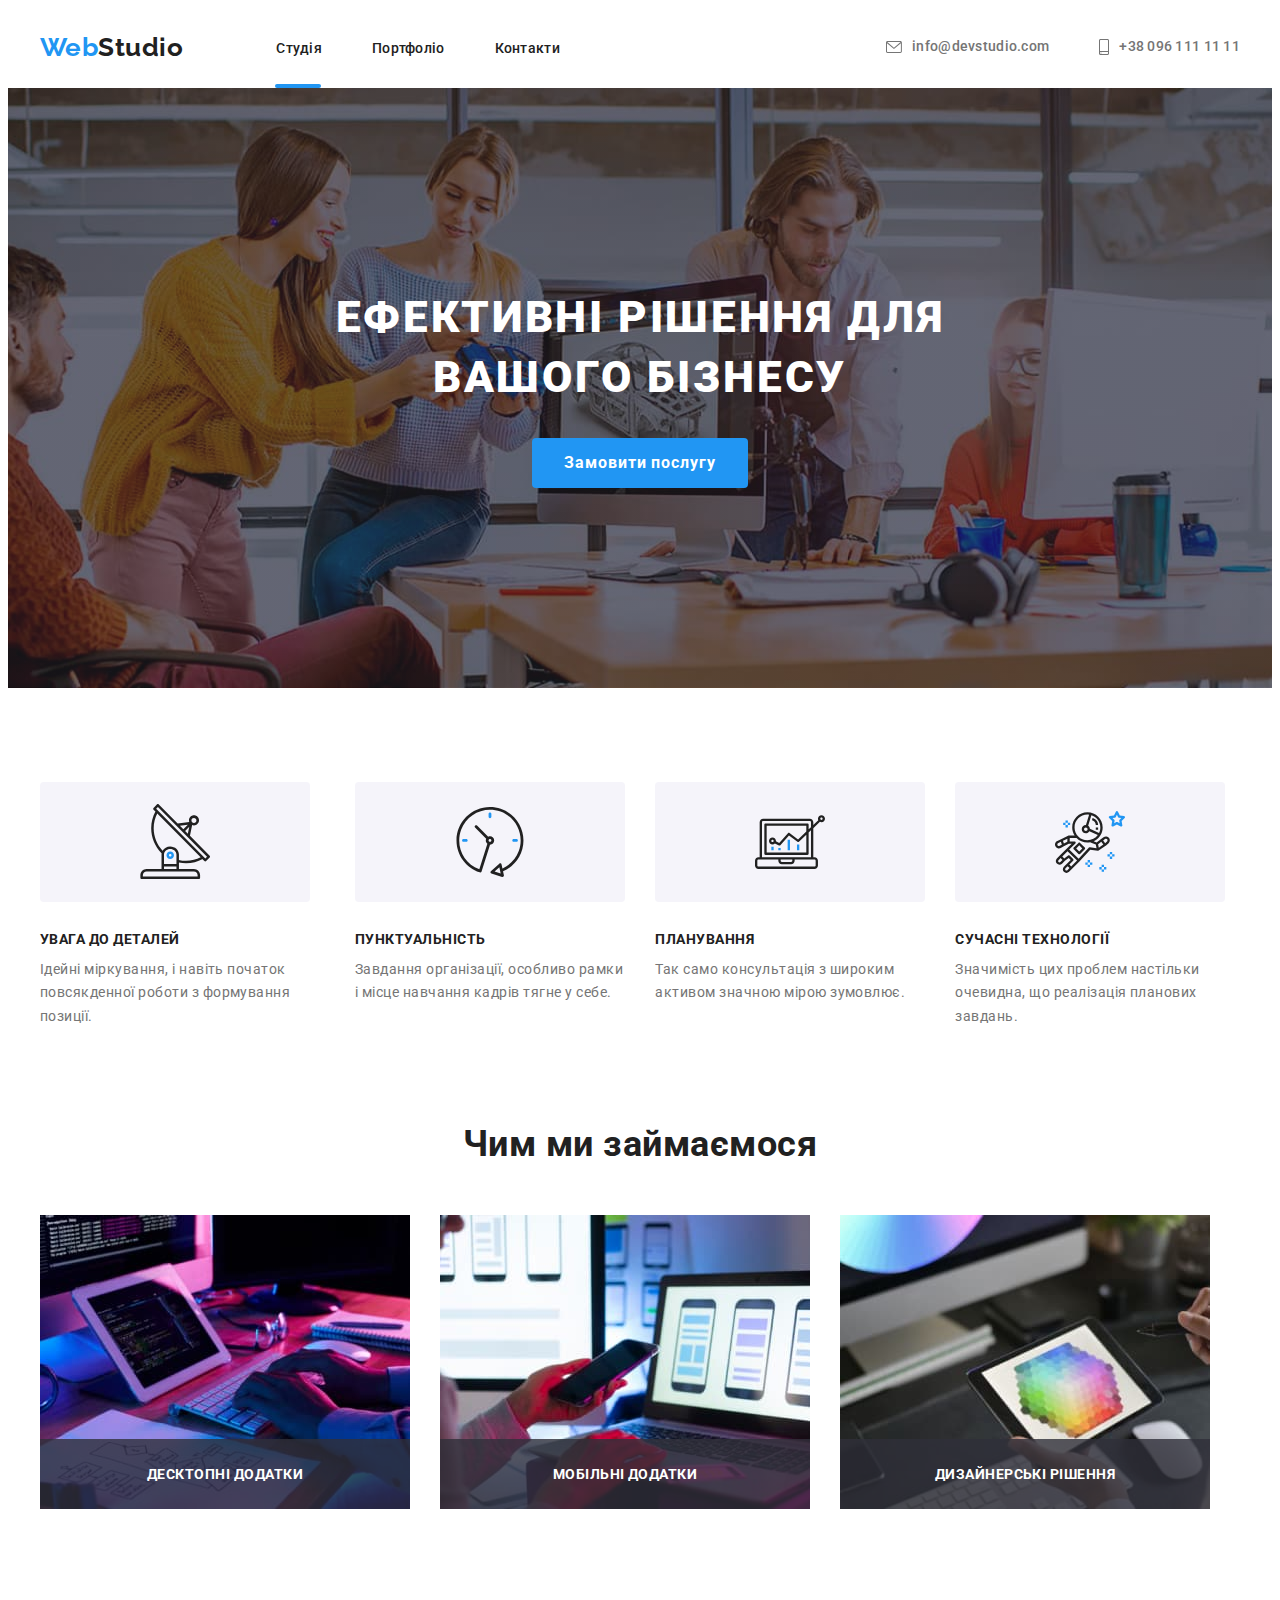
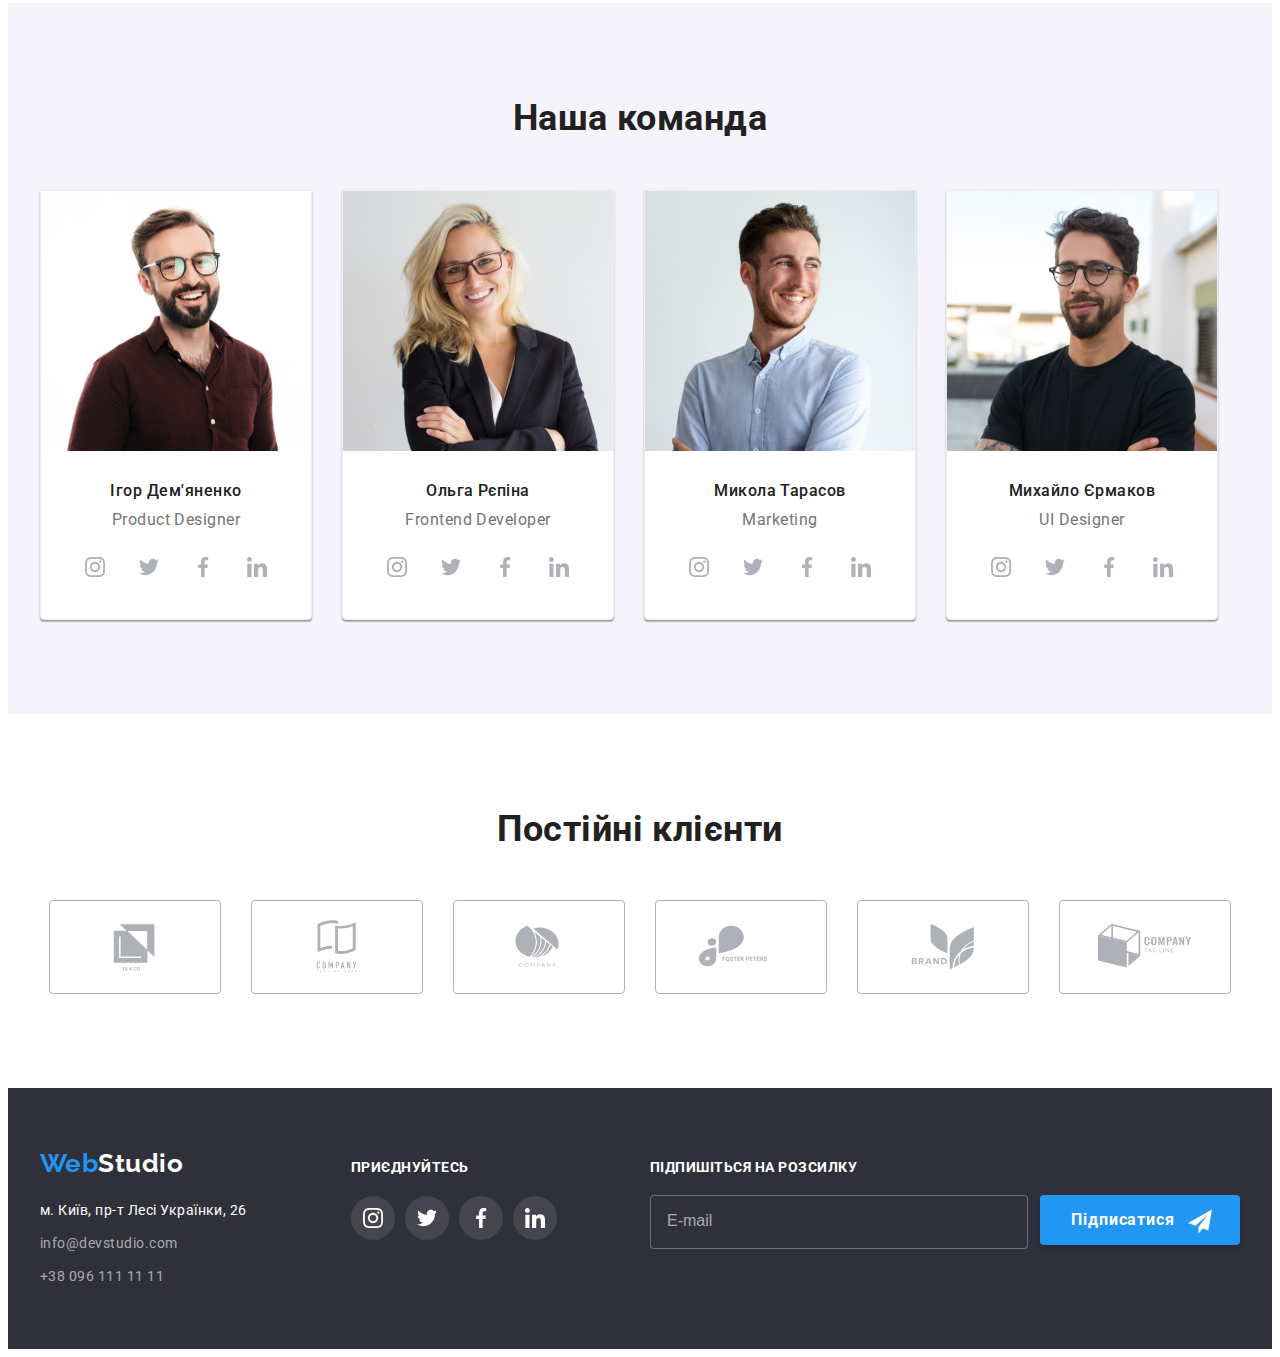
<file: index.html>
<!DOCTYPE html>
<html lang="uk">
  <head>
    <meta charset="UTF-8" />
    <meta http-equiv="X-UA-Compatible" content="IE=edge" />
    <meta name="viewport" content="width=device-width, initial-scale=1.0" />
    <title lang="en">WebStudio</title>
    <link rel="preconnect" href="https://fonts.googleapis.com" />
    <link rel="preconnect" href="https://fonts.gstatic.com" crossorigin />
    <link rel="preconnect" href="https://fonts.googleapis.com" />
    <link rel="preconnect" href="https://fonts.gstatic.com" crossorigin />
    <link
      href="https://fonts.googleapis.com/css2?family=Raleway:wght@700&family=Roboto:wght@400;500;700;900&display=swap"
      rel="stylesheet"
    />
    <link
      rel="stylesheet"
      href="https://cdnjs.cloudflare.com/ajax/libs/modern-normalize/1.1.0/modern-normalize.min.css"
      integrity="sha512-wpPYUAdjBVSE4KJnH1VR1HeZfpl1ub8YT/NKx4PuQ5NmX2tKuGu6U/JRp5y+Y8XG2tV+wKQpNHVUX03MfMFn9Q=="
      crossorigin="anonymous"
      referrerpolicy="no-referrer"
    />
    <link rel="stylesheet" href="./css/main.min.css" />
  </head>
  <body>
    <!--HEDER-->
    <header>
      <section class="main__list">
        <div class="container main__container">
          <nav class="main__navigation-list">
            <a class="logo link" href="./index.html" lang="en">
              <span class="logo__white--item">Web</span>Studio</a
            >
            <ul class="menu list main__navigation">
              <li class="position-item">
                <a class="main__link link nav-border" href="./index.html">
                  Студія</a
                >
              </li>
              <li class="">
                <a class="main__link link" href="./portfolio.html"> Портфоліо</a>
              </li>
              <li class="">
                <a class="main__link link" href="#">Контакти</a>
              </li>
            </ul>
          </nav>
          <ul class="main__contact-list list main__contact-item">
            <li class="main__contact">
              <a class="main__contact link" href="mailto:info@devstudio.com">
                <svg class="main__icon" width="16" height="12">
                  <use href="./images/symbol-defs.svg#icon-envelope"></use>
                </svg>
                info@devstudio.com</a
              >
            </li>
            <li class="main__contact">
              <a class="main__contact link" href="tel:+380961111111">
                <svg class="main__icon" width="10" height="16">
                  <use href="./images/symbol-defs.svg#icon-smartphone"></use>
                </svg>
                +38 096 111 11 11</a
              >
            </li>
          </ul>
        </div>
      </section>
    </header>
    <main>
      <!-- HERO-->
      <section class="banner">
        <div class="container">
          <h1 class="banner__tex">Ефективні рішення для вашого бізнесу</h1>
          <button class="banner__btn" data-modal-open type="button">
            Замовити послугу
          </button>
        </div>
      </section>
      <section class="grocery">
        <div class="container">
          <h2 class="visually-hidden">Наші переваги</h2>
          <ul class="grocery__content list">
            <li class="grocery__list grocery__icon-group">
              <h3 class="grocery__title">УВАГА ДО ДЕТАЛЕЙ</h3>
              <p class="grocery__item">
                Ідейні міркування, і навіть початок повсякденної роботи з
                формування позиції.
              </p>
            </li>
            <li class="grocery__list grocery__icon-clock">
              <h3 class="grocery__title">ПУНКТУАЛЬНІСТЬ</h3>
              <p class="grocery__item">
                Завдання організації, особливо рамки і місце навчання кадрів
                тягне у себе.
              </p>
            </li>
            <li class="grocery__list grocery__icon-diagram">
              <h3 class="grocery__title">ПЛАНУВАННЯ</h3>
              <p class="grocery__item">
                Так само консультація з широким активом значною мірою зумовлює.
              </p>
            </li>
            <li class="grocery__list grocery__icon-astronaut">
              <h3 class="grocery__title">СУЧАСНІ ТЕХНОЛОГІЇ</h3>
              <p class="grocery__item">
                Значимість цих проблем настільки очевидна, що реалізація
                планових завдань.
              </p>
            </li>
          </ul>
        </div>
      </section>
      <section class="work">
        <div class="container">
          <h2 class="work__title">Чим ми займаємося</h2>
          <ul class="work__list list">
            <li class="">
              <div class="position-item">
                <img
                  src="./images/work/writ-code.jpg"
                  alt="пишуть код"
                  width="370"
                  height="294"
                />
                <a class="work__text link" href="">Десктопні додатки</a>
              </div>
            </li>
            <li class="">
              <div class="position-item">
                <img
                  src="./images/work/check-images-on-phones.jpg"
                  alt="звірюють стилі відображення у телефоні"
                  width="370"
                  height="294"
                />
                <a class="work__text link" href="">Мобільні додатки</a>
              </div>
            </li>
            <li class="">
              <div class="position-item">
                <img
                  src="./images/work/compare-the-color-quality.jpg"
                  alt="перевіряють якість відображення кольорів"
                  width="370"
                  height="294"
                />
                <a class="work__text link" href="">Дизайнерські рішення</a>
              </div>
            </li>
          </ul>
        </div>
      </section>
      <section class="team">
        <div class="container">
          <h2 class="team__title">Наша команда</h2>
          <ul class="list team_list">
            <li class="team__item">
              <img
                src="./images/team/product-designer.jpg"
                alt="Фото дизайнера продукту"
                width="270"
                height="260"
              />
              <div class="team__profession-name">
                <h3 class="team__name">Ігор Дем'яненко</h3>
                <p class="team__profession-item" lang="en">Product Designer</p>
                <ul class="team__networks">
                  <li>
                    <a class="team__soc-link" href="">
                      <svg class="team__soc-icon" width="20" height="20">
                        <use
                          href="./images/symbol-defs.svg#icon-instagram"
                        ></use>
                      </svg>
                    </a>
                  </li>
                  <li>
                    <a class="team__soc-link" href="">
                      <svg class="team__soc-icon" width="20" height="20">
                        <use href="./images/symbol-defs.svg#icon-twitter"></use>
                      </svg>
                    </a>
                  </li>
                  <li>
                    <a class="team__soc-link" href="">
                      <svg class="team__soc-icon" width="20" height="20">
                        <use
                          href="./images/symbol-defs.svg#icon-facebook"
                        ></use>
                      </svg>
                    </a>
                  </li>
                  <li>
                    <a class="team__soc-link" href="">
                      <svg class="team__soc-icon" width="20" height="20">
                        <use
                          href="./images/symbol-defs.svg#icon-linkedin"
                        ></use>
                      </svg>
                    </a>
                  </li>
                </ul>
              </div>
            </li>
            <li class="team__item">
              <img
                src="./images/team/frontend-developer.jpg"
                alt="Фото розробника інтерфейсу"
                width="270"
                height="260"
              />
              <div class="team__profession-name">
                <h3 class="team__name">Ольга Рєпіна</h3>
                <p class="team__profession-item" lang="en">Frontend Developer</p>
                <ul class="team__networks">
                  <li>
                    <a class="team__soc-link" href="">
                      <svg class="team__soc-icon" width="20" height="20">
                        <use
                          href="./images/symbol-defs.svg#icon-instagram"
                        ></use>
                      </svg>
                    </a>
                  </li>
                  <li>
                    <a class="team__soc-link" href="">
                      <svg class="team__soc-icon" width="20" height="20">
                        <use href="./images/symbol-defs.svg#icon-twitter"></use>
                      </svg>
                    </a>
                  </li>
                  <li>
                    <a class="team__soc-link" href="">
                      <svg class="team__soc-icon" width="20" height="20">
                        <use
                          href="./images/symbol-defs.svg#icon-facebook"
                        ></use>
                      </svg>
                    </a>
                  </li>
                  <li>
                    <a class="team__soc-link" href="">
                      <svg class="team__soc-icon" width="20" height="20">
                        <use
                          href="./images/symbol-defs.svg#icon-linkedin"
                        ></use>
                      </svg>
                    </a>
                  </li>
                </ul>
              </div>
            </li>
            <li class="team__item">
              <img
                src="./images/team/marketing.jpg"
                alt="Фото маркетолога"
                width="270"
                height="260"
              />
              <div class="team__profession-name">
                <h3 class="team__name">Микола Тарасов</h3>
                <p class="team__profession-item" lang="en">Marketing</p>
                <ul class="team__networks">
                  <li>
                    <a class="team__soc-link" href="">
                      <svg class="team__soc-icon" width="20" height="20">
                        <use
                          href="./images/symbol-defs.svg#icon-instagram"
                        ></use>
                      </svg>
                    </a>
                  </li>
                  <li>
                    <a class="team__soc-link" href="">
                      <svg class="team__soc-icon" width="20" height="20">
                        <use href="./images/symbol-defs.svg#icon-twitter"></use>
                      </svg>
                    </a>
                  </li>
                  <li>
                    <a class="team__soc-link" href="">
                      <svg class="team__soc-icon" width="20" height="20">
                        <use
                          href="./images/symbol-defs.svg#icon-facebook"
                        ></use>
                      </svg>
                    </a>
                  </li>
                  <li>
                    <a class="team__soc-link" href="">
                      <svg class="team__soc-icon" width="20" height="20">
                        <use
                          href="./images/symbol-defs.svg#icon-linkedin"
                        ></use>
                      </svg>
                    </a>
                  </li>
                </ul>
              </div>
            </li>
            <li class="team__item">
              <img
                src="./images/team/ui-designer.jpg"
                alt="Фото дизайнера інтерфейсу користувача"
                width="270"
                height="260"
              />
              <div class="team__profession-name">
                <h3 class="team__name">Михайло Єрмаков</h3>
                <p class="team__profession-item" lang="en">UI Designer</p>
                <ul class="team__networks">
                  <li>
                    <a class="team__soc-link" href="">
                      <svg class="team__soc-icon" width="20" height="20">
                        <use
                          href="./images/symbol-defs.svg#icon-instagram"
                        ></use>
                      </svg>
                    </a>
                  </li>
                  <li>
                    <a class="team__soc-link" href="">
                      <svg class="team__soc-icon" width="20" height="20">
                        <use href="./images/symbol-defs.svg#icon-twitter"></use>
                      </svg>
                    </a>
                  </li>
                  <li>
                    <a class="team__soc-link" href="">
                      <svg class="team__soc-icon" width="20" height="20">
                        <use
                          href="./images/symbol-defs.svg#icon-facebook"
                        ></use>
                      </svg>
                    </a>
                  </li>
                  <li>
                    <a class="team__soc-link" href="">
                      <svg class="team__soc-icon" width="20" height="20">
                        <use
                          href="./images/symbol-defs.svg#icon-linkedin"
                        ></use>
                      </svg>
                    </a>
                  </li>
                </ul>
              </div>
            </li>
          </ul>
        </div>
      </section>
      <section class="client">
        <div class="container">
          <h2 class="client__title">Постійні клієнти</h2>
          <ul class="client__list">
            <li class="client-item">
              <a class="client_link" href="">
                <svg class="client__icon" width="106" height="60">
                  <use href="./images/symbol-defs.svg#icon-logo"></use>
                </svg>
              </a>
            </li>
            <li class="client-item">
              <a class="client_link" href="">
                <svg class="client__icon" width="106" height="60">
                  <use href="./images/symbol-defs.svg#icon-logo-1"></use>
                </svg>
              </a>
            </li>
            <li class="client-item">
              <a class="client_link" href="">
                <svg class="client__icon" width="106" height="60">
                  <use href="./images/symbol-defs.svg#icon-logo-2"></use>
                </svg>
              </a>
            </li>
            <li class="client-item">
              <a class="client_link" href="">
                <svg class="client__icon" width="106" height="60">
                  <use href="./images/symbol-defs.svg#icon-logo-3"></use>
                </svg>
              </a>
            </li>
            <li class="client-item">
              <a class="client_link" href="">
                <svg class="client__icon" width="106" height="60">
                  <use href="./images/symbol-defs.svg#icon-logo-4"></use>
                </svg>
              </a>
            </li>
            <li class="client-item">
              <a class="client_link" href="">
                <svg class="client__icon" width="106" height="60">
                  <use href="./images/symbol-defs.svg#icon-logo-5"></use>
                </svg>
              </a>
            </li>
          </ul>
        </div>
      </section>
    </main>
    <!-- FOOTER-->
    <footer>
      <section class="contact">
        <div class="container contact__container">
          <div class="contact__weight">
            <a class="logo__dark--item link" href="./index.html" lang="en">
              <span class="logo__white--item">Web</span
              ><span class="logo__dark--item">Studio</span></a
            >
            <address>
              <ul class="list">
                <li class="contact__info">
                  <a
                    class="contact__address link"
                    href="https://goo.gl/maps/WyzhJ1hvfshXuvsUA"
                    target="_blank"
                    rel="noopener noreferrer"
                    >м. Київ, пр-т Лесі Українки, 26</a
                  >
                </li>
                <li class="contact__info">
                  <a
                    class="contact__list-link link"
                    href="mailto:info@devstudio.com"
                    >info@devstudio.com</a
                  >
                </li>
                <li class="contact__info">
                  <a class="contact__list-link link" href="tel:+380961111111">
                    +38 096 111 11 11</a
                  >
                </li>
              </ul>
            </address>
          </div>
            <div class="contact__soc">
              <h3 class="contact__soc-title">приєднуйтесь</h3>
              <ul class="contact__soc-list">
                <li>
                  <a class="contact__soc-link" href="">
                    <svg class="contact__soc-icon" width="20" height="20">
                      <use href="./images/symbol-defs.svg#icon-instagram"></use>
                    </svg>
                  </a>
                </li>
                <li>
                  <a class="contact__soc-link" href="">
                    <svg class="contact__soc-icon" width="20" height="20">
                      <use href="./images/symbol-defs.svg#icon-twitter"></use>
                    </svg>
                  </a>
                </li>
                <li>
                  <a class="contact__soc-link" href="">
                    <svg class="contact__soc-icon" width="20" height="20">
                      <use href="./images/symbol-defs.svg#icon-facebook"></use>
                    </svg>
                  </a>
                </li>
                <li>
                  <a class="contact__soc-link" href="">
                    <svg class="contact__soc-icon" width="20" height="20">
                      <use href="./images/symbol-defs.svg#icon-linkedin"></use>
                    </svg>
                  </a>
                </li>
              </ul>
            </div>
            <div class="test-absolute">
              <p class="contact__title">Підпишіться на розсилку</p>
              <form class="contact__email">
                <input type="email" class="contact__input" name="footer-user-email" placeholder="E-mail" required >
                <div class="position-item">
                  <button type="submit" class="contact__btn">Підписатися</button>
                  <svg class="contact__input-icon">
                    <use href="./images/symbol-defs.svg#icon-send" width="24" height="24"></use>
                  </svg>
                </div>
              </form>
            </div>
        </div>
      </section>
    </footer>
    <div class="backdrop is-hidden" data-modal>
      <div class="modal">
        <button type="button" data-modal-close class="modal__btn">
          <svg class="modal__close-icon" width="18" height="18">
            <use href="./images/symbol-defs.svg#icon-close"></use>
          </svg>
        </button>
        <p class="modal__title">Залиште свої дані, ми вам передзвонимо</p>
        <form>
        <div class="modal__field">
          <label>
            <samp class="modal__label-text">Ім'я</samp> 
            <div class="position-item">
              <input type="text" class="modal__input" name="user-text" required>
              <svg class="modal__input-icon"width="18" height="18">
                <use href="./images/symbol-defs.svg#icon-person"></use>
              </svg>
            </div>
          </label>
        </div>
          <div class="modal__field">
            <label>
              <samp class="modal__label-text">Телефон</samp>
              <div class="position-item">
                <input type="tel" class="modal__input" name="user-tel" required>
                <svg class="modal__input-icon"width="18" height="18">
                  <use href="./images/symbol-defs.svg#icon-phone"></use>
                </svg>
              </div>
            </label>
          </div>
          <div class="modal__field">
            <label>
              <samp class="modal__label-text">Пошта</samp>
              <div class="position-item">
                <input type="email" class="modal__input" name="user-email" title="test@gimail.com" required>
                <svg class="modal__input-icon"width="18" height="18">
                  <use href="./images/symbol-defs.svg#icon-email"></use>
                </svg>
              </div>
            </label>
          </div>
          <div class="">
            <label class="modal__label-text">Коментар</label>
              <textarea 
                id="user-comments"
                class="modal__comments" 
                name="user-comments" 
                placeholder="Введіть текст"
                ></textarea>
          </div>
          <div class="modal__checkbox">
              <input type="checkbox" 
              class="input__check visually-hidden" id="privacy" 
              name="privacy" value="true" 
              required/>
              <label for="privacy" class="modal__checkbox-text">
              <span>
                <svg class="check__icon" width="16" height="15">
                  <use href="./images/symbol-defs.svg#icon-vector"></use>
                </svg>
              </span>
              Погоджуюся з розсилкою та приймаю  
              <a class="terms" href="./index.html">
                Умови договору</a>
            </label>
          </div>
          <button type="submit" class="modal__btn-form">Відправити</button>
        </form>
      </div>
    </div>
    <script src="./js/modal.js"></script>
  </body>
</html>
</file>
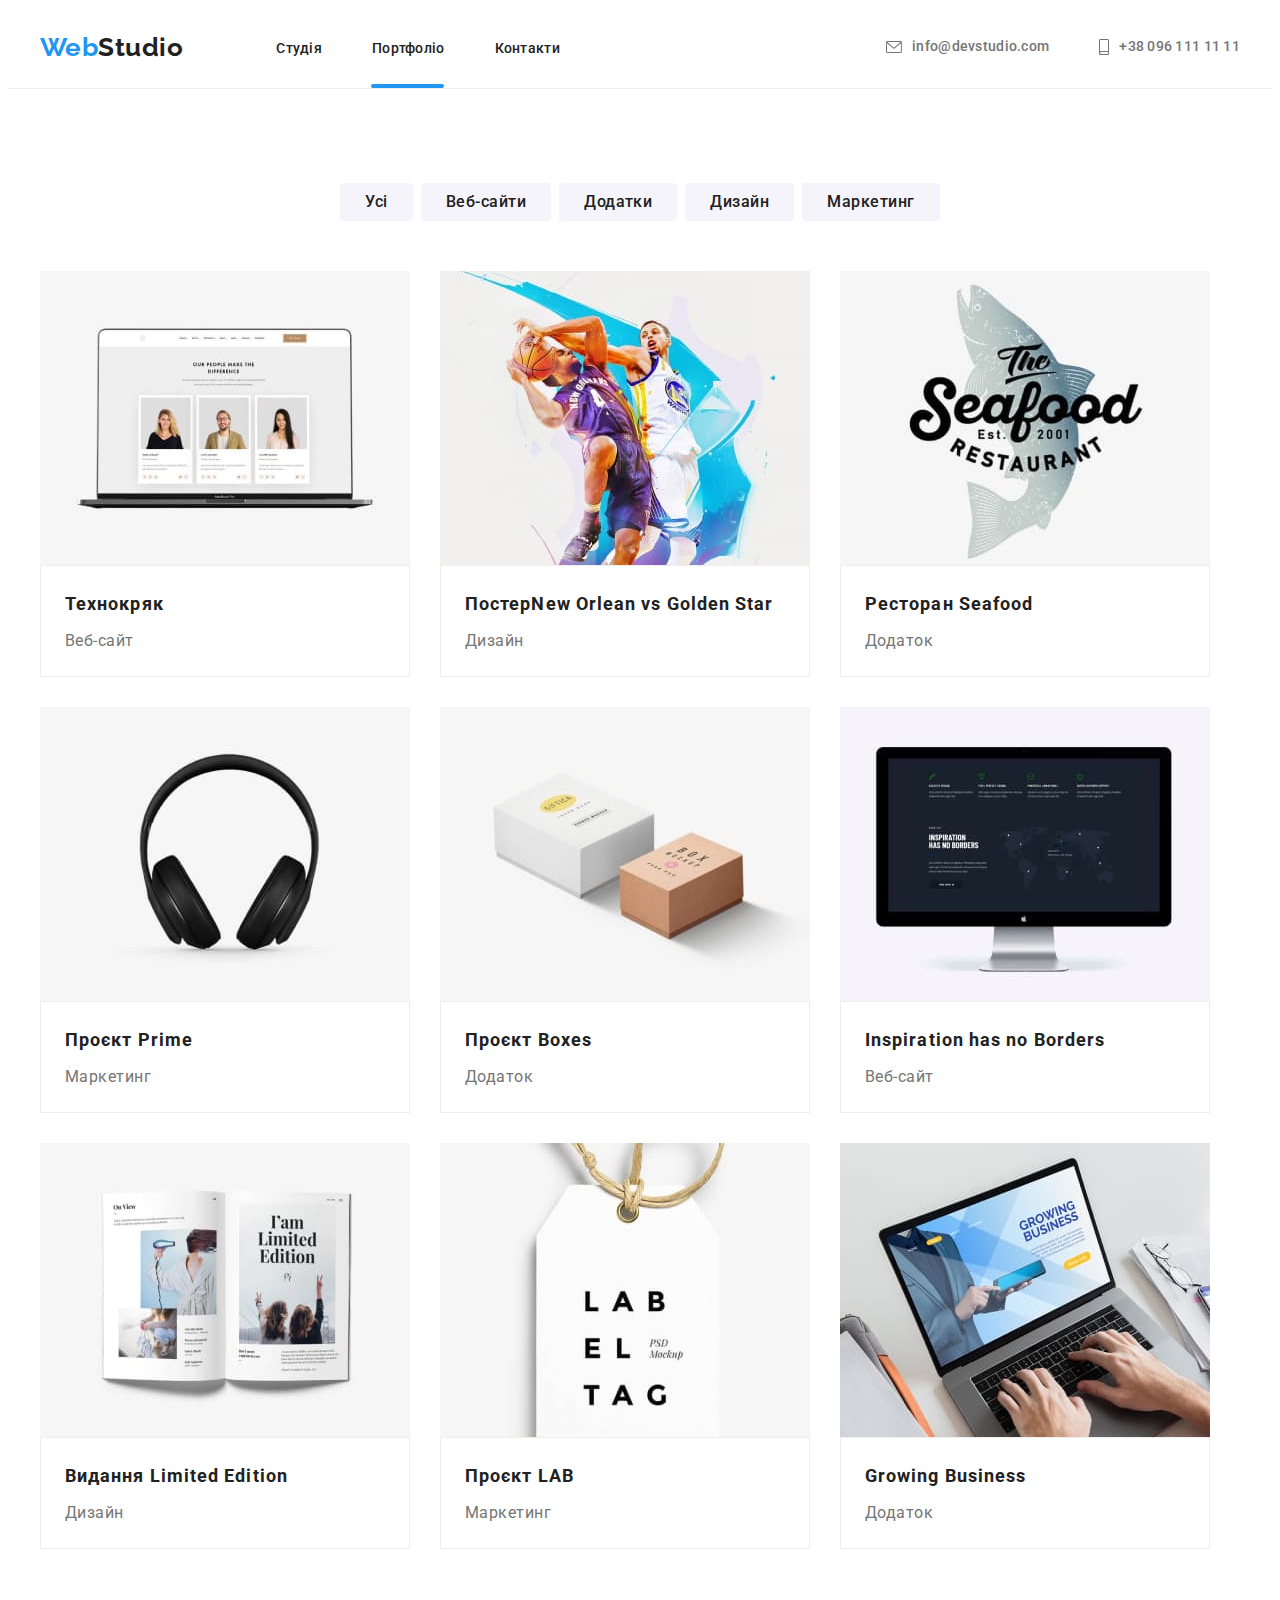
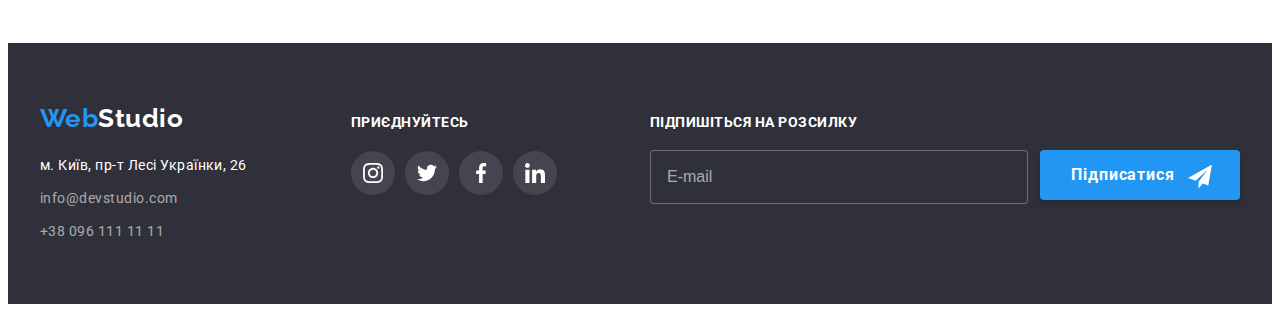
<file: portfolio.html>
<!DOCTYPE html>
<html lang="uk">
  <head>
    <meta charset="UTF-8" />
    <meta http-equiv="X-UA-Compatible" content="IE=edge" />
    <meta name="viewport" content="width=device-width, initial-scale=1.0" />
    <title lang="en">WebStudio</title>
    <link rel="preconnect" href="https://fonts.googleapis.com" />
    <link rel="preconnect" href="https://fonts.gstatic.com" crossorigin />
    <link rel="preconnect" href="https://fonts.googleapis.com" />
    <link rel="preconnect" href="https://fonts.gstatic.com" crossorigin />
    <link
      href="https://fonts.googleapis.com/css2?family=Raleway:wght@700&family=Roboto:wght@400;500;700;900&display=swap"
      rel="stylesheet"
    />
    <link
      rel="stylesheet"
      href="https://cdnjs.cloudflare.com/ajax/libs/modern-normalize/1.1.0/modern-normalize.min.css"
      integrity="sha512-wpPYUAdjBVSE4KJnH1VR1HeZfpl1ub8YT/NKx4PuQ5NmX2tKuGu6U/JRp5y+Y8XG2tV+wKQpNHVUX03MfMFn9Q=="
      crossorigin="anonymous"
      referrerpolicy="no-referrer"
    />
    <link rel="stylesheet" href="./css/main.min.css" />
  </head>
  <body>
    <!--HEDER-->
    <header class="main__list main__border">
      <div class="container main__container">
        <nav class="main__navigation-list">
          <a class="logo link" href="./index.html" lang="en">
            <span class="logo__white--item">Web</span>Studio</a
          >
          <ul class="menu list main__navigation">
            <li class="position-item">
              <a class="main__link link" href="./index.html"> Студія</a>
            </li>
            <li class="position-item">
              <a class="main__link nav-border link" href="./portfolio.html">
                Портфоліо</a
              >
            </li>
            <li class="position-item">
              <a class="main__link link" href="#">Контакти</a>
            </li>
          </ul>
        </nav>
        <ul class="main__contact-list list main__contact-item">
          <li class="main__contact">
            <a class="main__contact link" href="mailto:info@devstudio.com">
              <svg class="main__icon" width="16" height="12">
                <use href="./images/symbol-defs.svg#icon-envelope"></use>
              </svg>
              info@devstudio.com</a
            >
          </li>
          <li class="main__contact">
            <a class="main__contact link" href="tel:+380961111111">
              <svg class="main__icon" width="10" height="16">
                <use href="./images/symbol-defs.svg#icon-smartphone"></use>
              </svg>
              +38 096 111 11 11</a
            >
          </li>
        </ul>
      </div>
    </header>
    <!-- HERO-->
    <main>
      <section class="product">
        <div class="container">
          <h1 class="visually-hidden">Фильтри продуктів</h1>
          <ul class="list product__list">
            <li>
              <button class="product__filter-btn" type="button">Усі</button>
            </li>
            <li>
              <button class="product__filter-btn" type="button">Веб-сайти</button>
            </li>
            <li>
              <button class="product__filter-btn" type="button">Додатки</button>
            </li>
            <li>
              <button class="product__filter-btn" type="button">Дизайн</button>
            </li>
            <li>
              <button class="product__filter-btn" type="button">Маркетинг</button>
            </li>
          </ul>
        </div>
        <div class="container">
          <ul class="list product__list-item">
            <li class="product__item">
              <div class="position-text">
                <img
                  src="./images/content/technocrack.jpg"
                  alt="Фото відображення веб-сайту"
                  width="370"
                  height="294"
                />
                <p class="product__img-text">
                  Ресурс пропонує комплексні пропозиції з різним рівнем
                  функціоналу та сервісів. Все це дозволить відвідувачу отримати
                  вичерпні відомості про компанію чи приватну особу.
                </p>
              </div>
              <div class="product__tex">
                <h2 class="product__content">Технокряк</h2>
                <p class="product__content-item">Веб-сайт</p>
              </div>
            </li>
            <li class="product__item">
              <div class="position-text">
                <img
                  src="./images/content/new-orlean-vs-golden-star.jpg"
                  alt="Фото з прикладом використання дизайна"
                  width="370"
                  height="294"
                />
                <p class="product__img-text">
                  Ресурс пропонує комплексні пропозиції з різним рівнем
                  функціоналу та сервісів. Все це дозволить відвідувачу отримати
                  вичерпні відомості про компанію чи приватну особу.
                </p>
              </div>
              <div class="product__tex">
                <h2 class="product__content">
                  Постер<span lang="en">New Orlean vs Golden Star</span>
                </h2>
                <p class="product__content-item">Дизайн</p>
              </div>
            </li>
            <li class="product__item">
              <div class="position-text">
                <img
                  src="./images/content/restaurant-seafood.jpg"
                  alt="Фото з логотопом ресторану"
                  width="370"
                  height="294"
                />
                <p class="product__img-text">
                  Ресурс пропонує комплексні пропозиції з різним рівнем
                  функціоналу та сервісів. Все це дозволить відвідувачу отримати
                  вичерпні відомості про компанію чи приватну особу.
                </p>
              </div>
              <div class="product__tex">
                <h2 class="product__content">
                  Ресторан <span lang="en">Seafood</span>
                </h2>
                <p class="product__content-item">Додаток</p>
              </div>
            </li>
            <li class="product__item">
              <div class="position-text">
                <img
                  src="./images/content/project-prime.jpg"
                  alt="Фото гарнітури"
                  width="370"
                  height="294"
                />
                <p class="product__img-text">
                  Ресурс пропонує комплексні пропозиції з різним рівнем
                  функціоналу та сервісів. Все це дозволить відвідувачу отримати
                  вичерпні відомості про компанію чи приватну особу.
                </p>
              </div>
              <div class="product__tex">
                <h2 class="product__content">
                  Проєкт <span lang="en">Prime</span>
                </h2>
                <p class="product__content-item">Маркетинг</p>
              </div>
            </li>
            <li class="product__item">
              <div class="position-text">
                <img
                  src="./images/content/project-boxes.jpg"
                  alt="Фото з коробками"
                  width="370"
                  height="294"
                />
                <p class="product__img-text">
                  Ресурс пропонує комплексні пропозиції з різним рівнем
                  функціоналу та сервісів. Все це дозволить відвідувачу отримати
                  вичерпні відомості про компанію чи приватну особу.
                </p>
              </div>
              <div class="product__tex">
                <h2 class="product__content">
                  Проєкт <span lang="en">Boxes</span>
                </h2>
                <p class="product__content-item">Додаток</p>
              </div>
            </li>
            <li class="product__item">
              <div class="position-text">
                <img
                  src="./images/content/inspiration-has-no-borders.jpg"
                  alt="Фото відображення веб-сайту на моніторі"
                  width="370"
                  height="294"
                />
                <p class="product__img-text">
                  Ресурс пропонує комплексні пропозиції з різним рівнем
                  функціоналу та сервісів. Все це дозволить відвідувачу отримати
                  вичерпні відомості про компанію чи приватну особу.
                </p>
              </div>
              <div class="product__tex">
                <h2 class="product__content" lang="en">
                  Inspiration has no Borders
                </h2>
                <p class="product__content-item">Веб-сайт</p>
              </div>
            </li>
            <li class="product__item">
              <div class="position-text">
                <img
                  src="./images/content/limited-edition.jpg"
                  alt="Фото з прикладом дизайна в жулналі"
                  width="370"
                  height="294"
                />
                <p class="product__img-text">
                  Ресурс пропонує комплексні пропозиції з різним рівнем
                  функціоналу та сервісів. Все це дозволить відвідувачу отримати
                  вичерпні відомості про компанію чи приватну особу.
                </p>
              </div>
              <div class="product__tex">
                <h2 class="product__content">
                  Видання <span lang="en">Limited Edition</span>
                </h2>
                <p class="product__content-item" lang="en">Дизайн</p>
              </div>
            </li>
            <li class="product__item">
              <div class="position-text">
                <img
                  src="./images/content/project-lab.jpg"
                  alt="Фото логотипу проєкту"
                  width="370"
                  height="294"
                />
                <p class="product__img-text">
                  Ресурс пропонує комплексні пропозиції з різним рівнем
                  функціоналу та сервісів. Все це дозволить відвідувачу отримати
                  вичерпні відомості про компанію чи приватну особу.
                </p>
              </div>
              <div class="product__tex">
                <h2 class="product__content">
                  Проєкт <span lang="en">LAB</span>
                </h2>
                <p class="product__content-item">Маркетинг</p>
              </div>
            </li>
            <li class="product__item">
              <div class="position-text">
                <img
                  src="./images/content/growing-business.jpg"
                  alt="Фото роботи з ноутбуком"
                  width="370"
                  height="294"
                />
                <p class="product__img-text">
                  Ресурс пропонує комплексні пропозиції з різним рівнем
                  функціоналу та сервісів. Все це дозволить відвідувачу отримати
                  вичерпні відомості про компанію чи приватну особу.
                </p>
              </div>
              <div class="product__tex">
                <h2 class="product__content" lang="en">Growing Business</h2>
                <p class="product__content-item">Додаток</p>
              </div>
            </li>
          </ul>
        </div>
      </section>
    </main>
    <!-- FOOTER-->
    <footer>
      <section class="contact">
        <div class="container contact__container">
          <div class="contact__weight">
            <a class="logo__dark--item link" href="./index.html" lang="en">
              <span class="logo__white--item">Web</span
              ><span class="logo__dark--item">Studio</span></a
            >
            <address>
              <ul class="list">
                <li class="contact__info">
                  <a
                    class="contact__address link"
                    href="https://goo.gl/maps/WyzhJ1hvfshXuvsUA"
                    target="_blank"
                    rel="noopener noreferrer"
                    >м. Київ, пр-т Лесі Українки, 26</a
                  >
                </li>
                <li class="contact__info">
                  <a
                    class="contact__list-link link"
                    href="mailto:info@devstudio.com"
                    >info@devstudio.com</a
                  >
                </li>
                <li class="contact__info">
                  <a class="contact__list-link link" href="tel:+380961111111">
                    +38 096 111 11 11</a
                  >
                </li>
              </ul>
            </address>
          </div>
          <div class="contact__soc">
            <h3 class="contact__soc-title">приєднуйтесь</h3>
            <ul class="contact__soc-list">
              <li>
                <a class="contact__soc-link" href="">
                  <svg class="contact__soc-icon" width="20" height="20">
                    <use href="./images/symbol-defs.svg#icon-instagram"></use>
                  </svg>
                </a>
              </li>
              <li>
                <a class="contact__soc-link" href="">
                  <svg class="contact__soc-icon" width="20" height="20">
                    <use href="./images/symbol-defs.svg#icon-twitter"></use>
                  </svg>
                </a>
              </li>
              <li>
                <a class="contact__soc-link" href="">
                  <svg class="contact__soc-icon" width="20" height="20">
                    <use href="./images/symbol-defs.svg#icon-facebook"></use>
                  </svg>
                </a>
              </li>
              <li>
                <a class="contact__soc-link" href="">
                  <svg class="contact__soc-icon" width="20" height="20">
                    <use href="./images/symbol-defs.svg#icon-linkedin"></use>
                  </svg>
                </a>
              </li>
            </ul>
          </div>
          <div class="test-absolute">
            <p class="contact__title">Підпишіться на розсилку</p>
            <form class="contact__email">
              <input type="email" class="contact__input" name="footer-user-email" placeholder="E-mail" required >
              <div class="position-item">
                <button type="submit" class="contact__btn">Підписатися</button>
                <svg class="contact__input-icon">
                  <use href="./images/symbol-defs.svg#icon-send" width="24" height="24"></use>
                </svg>
              </div>
            </form>
          </div>
        </div>
      </section>
    </footer>
  </body>
</html>
</file>
<file: css/main.min.css>
:root{--primary-font: "Roboto", sans-serif;--secondary-font: "Raleway", sans-serif;--secondary-color: #757575;--accent-color: #212121;--effect-color: #2196f3;--button-color-effect: #188ce8;--text-color-on-dark-fone: #ffffff;--dark-fone-banner: #2f303a;--contact-color-futer: rgba(255, 255, 255, 0.6);--button-color: #f5f4fa}p,h1,h2,h3,h4,h5,h6{margin:0}ul,ol{margin:0;padding-left:0;list-style:none}address{font-style:normal;margin-top:20px}img{display:block}button{cursor:pointer;border:none;letter-spacing:.03em}body{font-family:var(--primary-font);color:var(--accent-color);letter-spacing:.03em}.link{text-decoration:none;color:inherit}.list{list-style:none}.visually-hidden{position:absolute;width:1px;height:1px;margin:-1px;padding:0;overflow:hidden;clip:rect(0 0 0 0)}.container{width:1200px;padding-left:15px;padding-right:15px;margin:0 auto}.logo{font-family:var(--secondary-font);font-weight:700;font-size:26px;line-height:1.19;color:var(--accent-color);margin-right:93px}.logo__white--item{font-family:var(--secondary-font);font-weight:700;font-size:26px;line-height:1.19;color:var(--effect-color)}.logo__dark--item{font-family:var(--secondary-font);font-weight:700;font-size:26px;line-height:1.19;color:var(--text-color-on-dark-fone)}.position-item{position:relative}.position-text{position:relative;overflow:hidden}.nav-border::after{content:"";position:absolute;bottom:0;left:0;display:block;width:100%;height:4px;background:var(--effect-color);border-radius:2px;margin:-1px;transform:translateY(30px)}.backdrop{position:fixed;top:0;width:100%;height:100%;background-color:rgba(0,0,0,.2);transition:opacity 250ms linear,visibility 250ms linear}.modal{width:528px;min-height:581px;background-color:#fff;box-shadow:0px 1px 3px rgba(0,0,0,.12),0px 1px 1px rgba(0,0,0,.14),0px 2px 1px rgba(0,0,0,.2);border-radius:4px;position:absolute;top:50%;left:50%;transform:translate(-50%, -50%) scale(1);transition:transform 250ms linear;padding:40px}.backdrop .is-hidden .modal{transform:translate(-50%, -50%) scale(0)}.modal__btn{width:30px;height:30px;border:1px solid rgba(0,0,0,.1);border-radius:50%;background:#fff;position:absolute;right:10px;top:10px;display:flex;align-items:center;justify-content:center;padding:0;cursor:pointer}.modal__close-icon{transition:fill 250ms cubic-bezier(0.4, 0, 0.2, 1)}.modal-btn:focus .modal__close-icon,.modal-btn:hover .modal__close-icon{fill:var(--effect-color)}.modal__title{font-weight:700;font-size:20px;line-height:1.15;text-align:center;color:var(--accent-color);margin-bottom:12px}.modal__field{margin-bottom:10px}.modal__label-text{font-family:var(--primary-font);font-size:12px;line-height:1.16;letter-spacing:.01em;color:var(--secondary-color);margin-bottom:4px;display:block}.modal__input{width:100%;height:40px;border:1px solid rgba(33,33,33,.2);border-radius:4px;padding-left:42px;outline:rgba(0,0,0,0);transition:border 250ms cubic-bezier(0.4, 0, 0.2, 1)}.modal__input:focus{border:1px solid #2196f3}.modal__input-icon{position:absolute;top:50%;transform:translateY(-50%);left:12px;transition:fill 250ms cubic-bezier(0.4, 0, 0.2, 1)}.modal__input:focus+.modal__input-icon{fill:var(--effect-color)}.modal__comments{width:448px;height:120px;border:1px solid rgba(33,33,33,.2);border-radius:4px;resize:none;padding:12px 16px;margin-bottom:20px;outline:rgba(0,0,0,0);transition:border 250ms cubic-bezier(0.4, 0, 0.2, 1)}.modal__comments::-moz-placeholder{font-size:12px;line-height:1.16;letter-spacing:.01em;color:rgba(117,117,117,.5)}.modal__comments:-ms-input-placeholder{font-size:12px;line-height:1.16;letter-spacing:.01em;color:rgba(117,117,117,.5)}.modal__comments::placeholder{font-size:12px;line-height:1.16;letter-spacing:.01em;color:rgba(117,117,117,.5)}.modal__comments:focus{border:1px solid #2196f3}.modal__checkbox{margin-bottom:30px}.modal__checkbox-text{font-size:14px;line-height:1.71;color:var(--secondary-color);display:flex;align-items:center;margin-left:15px}.modal__checkbox-text span{width:16px;height:15px;border:2px solid #212121;border-radius:2px;margin-right:7px;display:flex;align-items:center;justify-content:center;fill:rgba(0,0,0,0);transition:border 250ms cubic-bezier(0.4, 0, 0.2, 1),background-color 250ms cubic-bezier(0.4, 0, 0.2, 1)}.input__check{width:16px;height:15px;margin-bottom:10px;transition:fill 250ms cubic-bezier(0.4, 0, 0.2, 1)}.input__check:checked+.modal__checkbox-text span{background-color:var(--effect-color);border-color:rgba(0,0,0,0);fill:#fff}.input__check:focus+.modal__checkbox-text span{border-color:var(--effect-color)}.check__icon{width:16px;height:15px}.terms{font-size:14px;line-height:1.71;letter-spacing:.03em;color:var(--effect-color)}.modal__btn-form{font-family:var(--primary-font);font-weight:700;font-size:16px;line-height:1.88;letter-spacing:.06em;text-align:center;width:200px;height:50px;color:#fff;background:var(--effect-color);border-radius:4px;display:block;margin:0 auto;align-items:center;justify-content:center;transition:box-shadow 250ms cubic-bezier(0.4, 0, 0.2, 1)}.modal__btn-form:hover,.modal__btn-form:focus{box-shadow:0px 4px 4px rgba(0,0,0,.15)}.is-hidden{opacity:0;visibility:hidden;pointer-events:none}.main__list{padding-top:24px;padding-bottom:25px}.main__container{display:flex}.main__navigation-list{display:flex;align-items:center}.main__navigation{display:flex;gap:50px}.main__link{font-weight:500;font-size:14px;line-height:1.14;letter-spacing:.02em;transition:color 250ms cubic-bezier(0.4, 0, 0.2, 1)}.main__link:hover,.main__link:focus{color:var(--effect-color)}.main__contact{font-weight:500;font-size:14px;line-height:1.14;letter-spacing:.02em;color:var(--secondary-color);display:flex;align-items:center;transition:color 250ms cubic-bezier(0.4, 0, 0.2, 1)}.main__contact:hover,.main__contact:focus{color:var(--effect-color)}.main__contact-list{margin-left:auto}.main__contact-item{display:flex;align-items:center;gap:50px}.main__icon{fill:var(--secondary-color);margin-right:10px;transition:fill 250ms cubic-bezier(0.4, 0, 0.2, 1)}.main__contact:hover .main__icon,.main__contact:focus .main__icon{fill:var(--effect-color)}.main__border{border-bottom:1px solid #eee}.banner{font-family:var(--primary-font);background-color:var(--dark-fone-banner);text-align:center;text-transform:uppercase;color:var(--text-color-on-dark-fone);background-image:linear-gradient(rgba(47, 48, 58, 0.4), rgba(47, 48, 58, 0.4)),url(../images/heder-baner.jpg);background-repeat:no-repeat;background-position:center;background-size:cover;max-width:1600px;padding-top:200px;padding-bottom:200px;margin:0 auto}.banner__tex{font-weight:900;font-size:44px;line-height:1.36;letter-spacing:.06em;max-width:696px;display:block;margin:0 auto 30px auto}.banner__btn{font-family:var(--primary-font);font-weight:700;font-size:16px;line-height:1.88;letter-spacing:.06em;background-color:var(--effect-color);color:var(--text-color-on-dark-fone);display:block;margin:0 auto;width:216px;height:50px;border-radius:4px;transition:background-color 250ms cubic-bezier(0.4, 0, 0.2, 1)}.banner__btn:hover,.banner__btn:focus{background-color:var(--button-color-effect)}.grocery{padding-top:94px;padding-bottom:94px}.grocery__content{display:flex;gap:30px}.grocery__list::before{display:block;background-repeat:no-repeat;background-color:var(--button-color);border-radius:4px;background-position:center;content:"";width:270px;height:120px}.grocery__title{font-weight:700;font-size:14px;line-height:1.14;text-transform:uppercase;color:var(--accent-color);margin-bottom:10px}.grocery__icon-group::before{background-image:url(../images/group.svg);background-size:70px;margin-bottom:30px}.grocery__icon-clock::before{background-image:url(../images/clock.svg);background-size:70px;margin-bottom:30px}.grocery__icon-diagram::before{background-image:url(../images/diagram.svg);background-size:70px;margin-bottom:30px}.grocery__icon-astronaut::before{background-image:url(../images/astronaut.svg);background-size:70px;margin-bottom:30px}.grocery__item{font-size:14px;line-height:1.71;color:var(--secondary-color)}.work{padding-bottom:94px}.work__title{font-weight:700;font-size:36px;line-height:1.17;color:var(--accent-color);margin-bottom:50px;text-align:center}.work__list{display:flex;gap:30px}.work__text{font-weight:700;font-size:14px;line-height:1.17;text-transform:uppercase;display:flex;align-items:center;justify-content:center;color:var(--text-color-on-dark-fone);position:absolute;bottom:0;width:370px;height:70px;background-color:rgba(47,48,58,.8)}.team{padding-top:94px;padding-bottom:94px;background-color:var(--button-color)}.team__title{font-weight:700;font-size:36px;line-height:1.17;color:var(--accent-color);margin-bottom:50px;text-align:center}.team_list{display:flex;gap:30px}.team__item{width:calc((100% - 120px)/4);border:1px solid #eee;background-color:var(--text-color-on-dark-fone);box-shadow:0px 1px 3px rgba(0,0,0,.12),0px 1px 1px rgba(0,0,0,.14),0px 2px 1px rgba(0,0,0,.2);border-radius:0px 0px 4px 4px}.team__profession-name{text-align:center;padding-top:30px;padding-bottom:30px}.team__name{font-weight:500;font-size:16px;line-height:1.19;color:var(--accent-color);margin-bottom:10px}.team__profession-item{font-size:16px;line-height:1.19;color:var(--secondary-color);margin-bottom:16px}.team__networks{display:flex;gap:10px;justify-content:center}.team__soc-link{width:44px;height:44px;display:flex;align-items:center;justify-content:center;border-radius:50%;transition:background-color 250ms cubic-bezier(0.4, 0, 0.2, 1)}.team__soc-link:hover,.team__soc-link:focus{border-radius:50%;background-color:var(--effect-color)}.team__soc-icon{fill:#afb1b8;transition:fill 250ms cubic-bezier(0.4, 0, 0.2, 1)}.team__soc-link:hover .team__soc-icon,.team__soc-link:focus .team__soc-icon{fill:var(--text-color-on-dark-fone)}.client{padding-top:94px;padding-bottom:94px}.client__title{font-weight:700;font-size:36px;line-height:1.17;color:var(--accent-color);margin-bottom:50px;text-align:center}.client__list{display:flex;gap:30px;justify-content:center}.client_link{display:flex;justify-content:center;border:1px solid #afb1b8;border-radius:4px;width:170px;height:92px;align-items:center;transition:border-color 250ms cubic-bezier(0.4, 0, 0.2, 1)}.client_link:hover,.client_link:focus{border-color:var(--button-color-effect)}.client__icon{fill:#afb1b8;transition:fill 250ms cubic-bezier(0.4, 0, 0.2, 1)}.client_link:hover .client__icon,.client_link:focus .client__icon{fill:var(--button-color-effect)}.product{padding-top:94px;padding-bottom:94px}.product__list{display:flex;gap:8px;justify-content:center;margin-bottom:50px}.product__filter-btn{font-family:var(--primary-font);font-weight:500;font-size:16px;line-height:1.62;background-color:var(--button-color);color:var(--accent-color);padding:6px 25px;border-radius:4px;transition:background-color 250ms cubic-bezier(0.4, 0, 0.2, 1),color 250ms cubic-bezier(0.4, 0, 0.2, 1)}.product__filter-btn:hover,.product__filter-btn:focus{background-color:var(--button-color-effect);color:var(--text-color-on-dark-fone)}.product__list-item{display:flex;flex-wrap:wrap;gap:30px}.product__list-item-width{width:calc((100% - 60px)/3)}.product__item{transition:box-shadow 250ms cubic-bezier(0.4, 0, 0.2, 1)}.product__item:hover,.product__item:focus{box-shadow:0px 1px 1px rgba(0,0,0,.12),0px 4px 4px rgba(0,0,0,.06),1px 4px 6px rgba(0,0,0,.16)}.product__img-text{font-size:18px;line-height:1.6;color:var(--text-color-on-dark-fone);position:absolute;top:0;left:0;background-color:rgba(33,150,243,.9);height:100%;padding-top:63px;padding-left:24px;padding-right:24px;transform:translateY(100%);transition:transform 250ms cubic-bezier(0.4, 0, 0.2, 1)}.product__item:hover .product__img-text,.product__item:focus .product__img-text{transform:translateY(0)}.product__tex{padding:20px 24px;border:1px solid #eee}.product__content{font-weight:700;font-size:18px;line-height:2;letter-spacing:.06em;color:var(--accent-color);margin-bottom:4px}.product__content-item{font-size:16px;line-height:1.88;color:var(--secondary-color)}.contact{padding-top:60px;padding-bottom:60px;background-color:var(--dark-fone-banner)}.contact__container{display:flex;align-items:baseline}.contact__weight{width:245px;margin-right:70px}.contact__info:nth-child(-n+2){margin-bottom:9px}.contact__list-link{font-weight:400;font-size:14px;line-height:1.71;transition:color 250ms cubic-bezier(0.4, 0, 0.2, 1);color:var(--contact-color-futer)}.contact__list-link:hover,.contact__list-link:focus{color:var(--effect-color)}.contact__address{font-weight:400;font-size:14px;line-height:1.71;transition:color 250ms cubic-bezier(0.4, 0, 0.2, 1);color:var(--text-color-on-dark-fone)}.contact__address:hover,.contact__address:focus{color:var(--effect-color)}.contact__soc{margin-right:93px}.contact__soc-title{font-weight:700;font-size:14px;line-height:1.14;color:var(--text-color-on-dark-fone);margin-bottom:20px;text-transform:uppercase}.contact__soc-list{display:flex;gap:10px}.contact__soc-link{width:44px;height:44px;display:flex;align-items:center;justify-content:center;border-radius:50%;background:rgba(255,255,255,.1);transition:background-color 250ms cubic-bezier(0.4, 0, 0.2, 1)}.contact__soc-link:hover,.contact__soc-link:focus{background-color:var(--effect-color)}.contact__soc-icon{fill:var(--text-color-on-dark-fone)}.contact__title{font-weight:700;font-size:14px;line-height:1.143;text-transform:uppercase;color:#fff;margin-bottom:20px}.contact__email{display:flex;gap:12px}.contact__input{width:358px;height:50px;border:1px solid rgba(255,255,255,.3);border-radius:4px;background:var(--dark-fone-banner);padding-left:16px;color:#fff;outline:rgba(0,0,0,0)}.contact__input::-moz-placeholder{font-size:16px;line-height:1.25;color:rgba(255,255,255,.6)}.contact__input:-ms-input-placeholder{font-size:16px;line-height:1.25;color:rgba(255,255,255,.6)}.contact__input::placeholder{font-size:16px;line-height:1.25;color:rgba(255,255,255,.6)}.contact__btn{font-family:var(--primary-font);font-weight:700;font-size:16px;line-height:1.88;letter-spacing:.06em;text-align:center;width:200px;height:50px;padding:10px 62px 10px 28px;color:#fff;background:var(--effect-color);box-shadow:0px 4px 4px rgba(0,0,0,.15);border-radius:4px;display:flex;align-items:center;justify-content:center}.contact__input-icon{position:absolute;top:50%;transform:translateY(-50%);left:148px;height:25px;fill:#fff}/*# sourceMappingURL=main.min.css.map */
</file>
